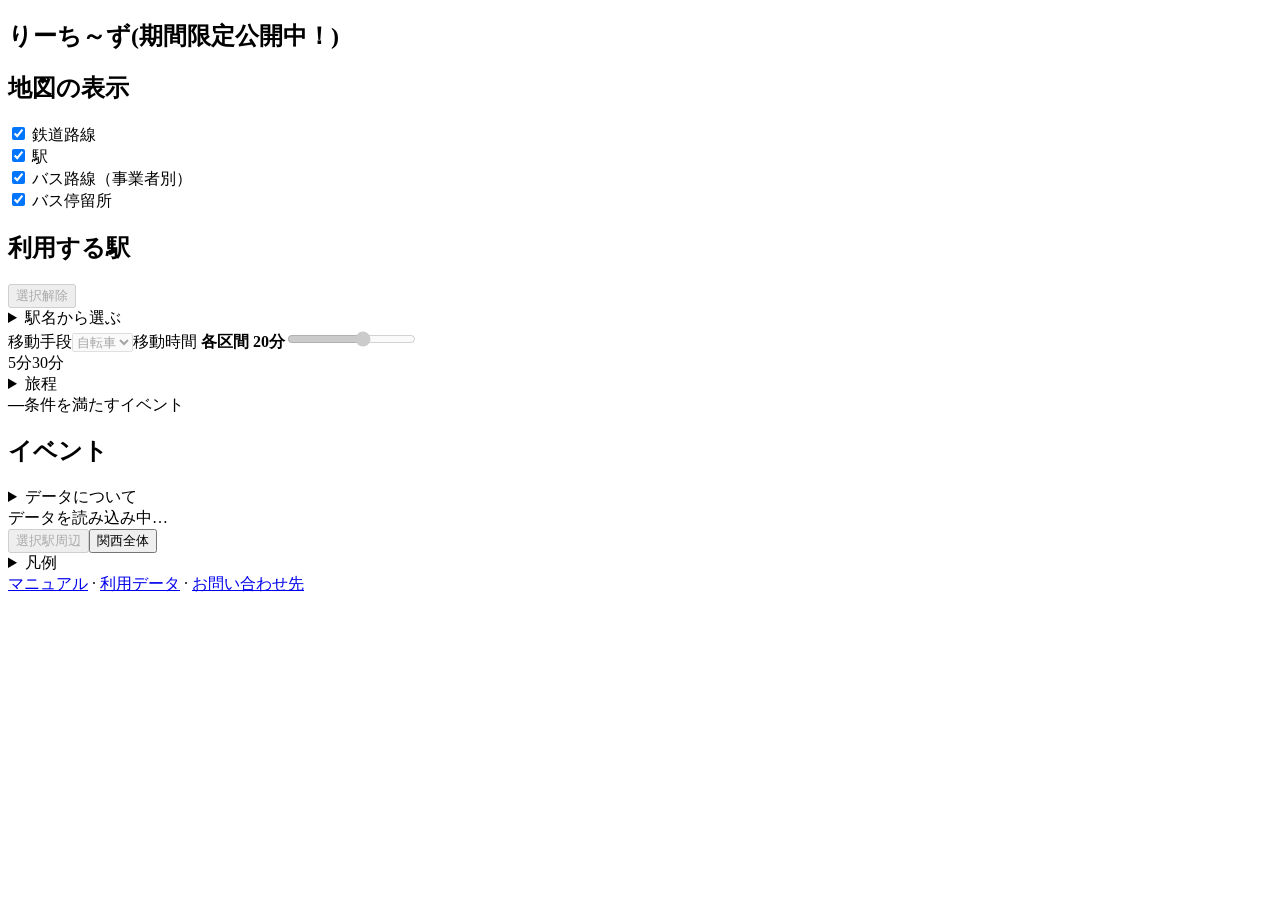
<file: index.html>
<!doctype html>
<html lang="ja"><head><meta charset="UTF-8"><meta name="viewport" content="width=device-width,initial-scale=1"><meta name="theme-color" content="#146b61"><meta name="description" content="関西の駅を複数選び、自転車でイベントを経由して別の駅へ。駅から広がる到達圏を比較するマップ。"><title>りーち～ず</title></head><body>
<main><aside><div class="sidebar-heading"><h1><span class="app-title">りーち～ず</span><span class="app-notice">(期間限定公開中！)</span></h1></div>
<section class="network-options" aria-label="地図の表示"><h2>地図の表示</h2>
<div class="network-group"><label><input id="show-rail" aria-label="鉄道路線" type="checkbox" checked> 鉄道路線</label><div id="rail-switches"></div></div>
<div class="network-group"><label><input id="show-stations" type="checkbox" checked> 駅</label></div>
<div class="network-group"><label><input id="show-bus" aria-label="バス路線" type="checkbox" checked> バス路線（事業者別）</label><div id="bus-switches"></div></div>
<div class="network-group"><label><input id="show-bus-stops" type="checkbox" checked> バス停留所</label></div>
</section><section class="controls" aria-label="到達圏の条件"><div class="section-title"><h2>利用する駅</h2><button id="clear" disabled>選択解除</button></div><div id="selected" aria-live="polite"></div><details><summary>駅名から選ぶ</summary><input id="station-search" type="search" aria-label="駅・バス停を検索" placeholder="駅・バス停名、会社名を検索"><p id="station-search-count" class="hint"></p><div id="station-list"></div></details>
<label for="travel-mode">移動手段</label><select id="travel-mode" disabled><option value="bike">自転車</option><option value="walk">徒歩</option></select><label for="budget">移動時間 <strong id="budget-label">各区間 20分</strong></label><input id="budget" type="range" min="5" max="30" step="5" value="20" disabled><div class="range-labels"><span>5分</span><span>30分</span></div>

</section>
<details id="journey-editor"><summary>旅程</summary>

<label for="journey-start">出発</label><select id="journey-start"></select>
<label for="journey-end">到着</label><select id="journey-end"></select>

<label for="journey-point">経由地点</label><select id="journey-point"></select>
<label for="journey-position">追加位置</label><select id="journey-position"></select>
<div class="journey-actions"><button id="journey-add">経由地点を追加</button><button id="journey-clear">旅程をクリア</button><button id="journey-fit" disabled>地図で見る</button></div>
<ol id="journey-stops"></ol><p id="journey-summary" role="status"></p>
</details>

<div class="stats" aria-live="polite"><div><strong id="count">—</strong><span>条件を満たすイベント</span></div></div>
<p id="selection-help" class="hint" aria-live="polite"></p><h2>イベント <span id="list-count"></span></h2><div id="events" aria-live="polite"></div><details class="data-details"><summary>データについて</summary><p id="coverage-summary" class="hint"></p><p class="sample">鉄道：国土数値情報2025年度。到達圏・移動時間は距離に基づく推定です。</p><p id="reach-method" class="hint">徒歩4.5km/h、自転車15km/hの距離換算です。道路・河川・坂は反映しません。実道路で計算した到達圏は通常、円にはなりません。</p><p id="bus-status" class="hint" role="status">高速バスは対象外。現在の運行・乗車時間は未確認。停留所からの徒歩・自転車圏は距離に基づく推定です。</p><p class="hint">徒歩・自転車とも上の時間上限で判定。新しく追加する区間は選択中の移動手段を使い、区間ごとに変更できます。移動時間は直線距離からの推定です。公共交通の時間・接続、イベントの開催時刻、滞在時間、貸出返却は未計算。地図の旅程線は接続イメージです。線上の番号は旅程の順番を表します。</p></details></aside>
<section class="map-panel" aria-label="関西の鉄道路線と駅からの自転車到達圏"><div id="map"></div><div class="map-top"><span id="scenario">データを読み込み中…</span><div><button id="fit-selection" disabled>選択駅周辺</button><button id="reset">関西全体</button></div></div><div id="status" role="status"></div>
<details class="legend" id="map-legend"><summary>凡例</summary><div class="legend-content"><strong>駅から広がる範囲</strong><span><i class="red-area area"></i><span id="area-label">選択駅から自転車で行ける範囲</span></span><div id="reach-scale" aria-label="自転車所要時間の色分け"></div><span class="scale-note">近い駅からの時間：濃い赤 → 淡い赤<br>各色は表示分数以内（5分刻み）</span><hr><strong>イベントの種類</strong><div id="event-symbols"></div><details><summary>ピンの色：到達可否</summary><span><i class="green"></i>自転車で到達可能</span><span><i class="blue"></i>徒歩で到達可能</span><span><i class="gray"></i>選択条件の範囲外</span></details><hr><details><summary>表示している鉄道路線</summary><div id="line-legend"></div></details></div></details>
<div id="route-detail" hidden aria-live="polite"></div></section></main>
<footer><nav aria-label="アプリの案内"><a href="./manual.html">マニュアル</a> · <a href="./data.html">利用データ</a> · <a href="https://github.com/crayoncrayon2003/reach-map" target="_blank" rel="noopener noreferrer">お問い合わせ先</a></nav></footer><script type="module" src="./src/main.js"></script></body></html>
</file>
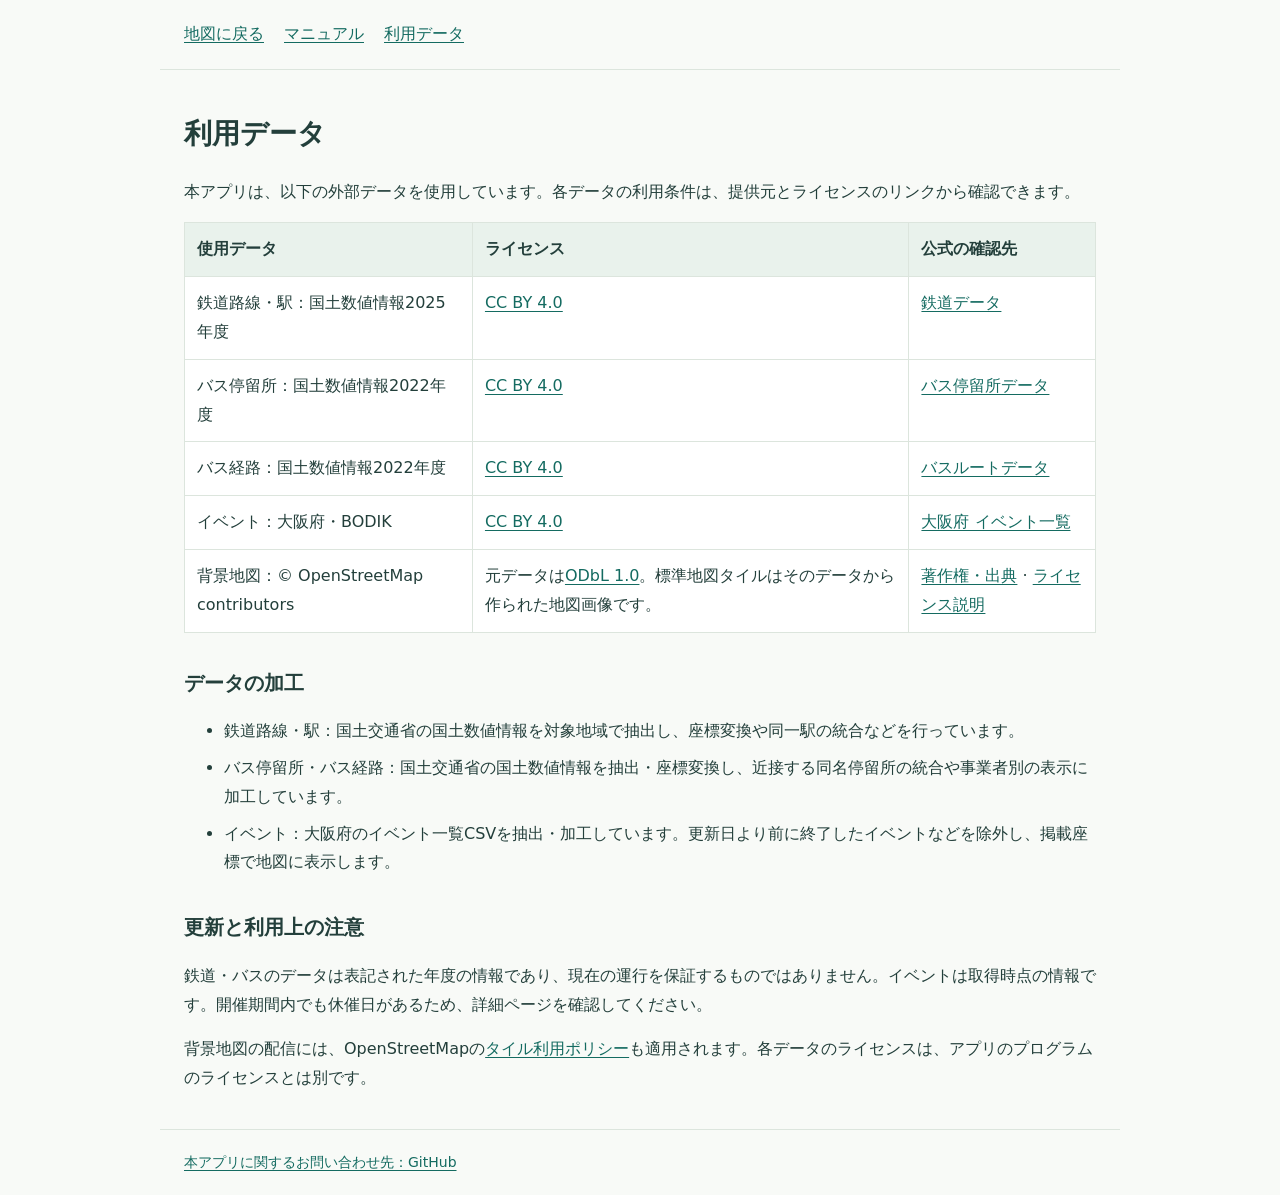
<file: public/data.html>
<!doctype html>
<html lang="ja"><head><meta charset="utf-8"><meta name="viewport" content="width=device-width,initial-scale=1"><title>利用データ | りーち～ず</title><link rel="stylesheet" href="./guide.css"></head><body><header><nav aria-label="ページ案内"><a href="./">地図に戻る</a><a href="./manual.html">マニュアル</a><a href="./data.html">利用データ</a></nav></header><main><h1>利用データ</h1><p>本アプリは、以下の外部データを使用しています。各データの利用条件は、提供元とライセンスのリンクから確認できます。</p>
<div class="table-wrap" role="region" aria-label="使用データとライセンス" tabindex="0"><table><thead><tr><th>使用データ</th><th>ライセンス</th><th>公式の確認先</th></tr></thead><tbody>
<tr><td>鉄道路線・駅：国土数値情報2025年度</td><td><a href="https://creativecommons.org/licenses/by/4.0/">CC BY 4.0</a></td><td><a href="https://nlftp.mlit.go.jp/ksj/gml/datalist/KsjTmplt-N02-2025.html">鉄道データ</a></td></tr>
<tr><td>バス停留所：国土数値情報2022年度</td><td><a href="https://creativecommons.org/licenses/by/4.0/">CC BY 4.0</a></td><td><a href="https://nlftp.mlit.go.jp/ksj/gml/datalist/KsjTmplt-P11-2022.html">バス停留所データ</a></td></tr>
<tr><td>バス経路：国土数値情報2022年度</td><td><a href="https://creativecommons.org/licenses/by/4.0/">CC BY 4.0</a></td><td><a href="https://nlftp.mlit.go.jp/ksj/gml/datalist/KsjTmplt-N07-2022.html">バスルートデータ</a></td></tr>
<tr><td>イベント：大阪府・BODIK</td><td><a href="https://creativecommons.org/licenses/by/4.0/">CC BY 4.0</a></td><td><a href="https://data.bodik.jp/ja/dataset/270008_event">大阪府 イベント一覧</a></td></tr>
<tr><td>背景地図：© OpenStreetMap contributors</td><td>元データは<a href="https://opendatacommons.org/licenses/odbl/1-0/">ODbL 1.0</a>。標準地図タイルはそのデータから作られた地図画像です。</td><td><a href="https://www.openstreetmap.org/copyright">著作権・出典</a> · <a href="https://osmfoundation.org/wiki/Licence/Licence_and_Legal_FAQ">ライセンス説明</a></td></tr>
</tbody></table></div>
<h2>データの加工</h2><ul><li>鉄道路線・駅：国土交通省の国土数値情報を対象地域で抽出し、座標変換や同一駅の統合などを行っています。</li><li>バス停留所・バス経路：国土交通省の国土数値情報を抽出・座標変換し、近接する同名停留所の統合や事業者別の表示に加工しています。</li><li>イベント：大阪府のイベント一覧CSVを抽出・加工しています。更新日より前に終了したイベントなどを除外し、掲載座標で地図に表示します。</li></ul>
<h2>更新と利用上の注意</h2><p>鉄道・バスのデータは表記された年度の情報であり、現在の運行を保証するものではありません。イベントは取得時点の情報です。開催期間内でも休催日があるため、詳細ページを確認してください。</p><p>背景地図の配信には、OpenStreetMapの<a href="https://operations.osmfoundation.org/policies/tiles/">タイル利用ポリシー</a>も適用されます。各データのライセンスは、アプリのプログラムのライセンスとは別です。</p></main><footer><a href="https://github.com/crayoncrayon2003/reach-map">本アプリに関するお問い合わせ先：GitHub</a></footer></body></html>
</file>
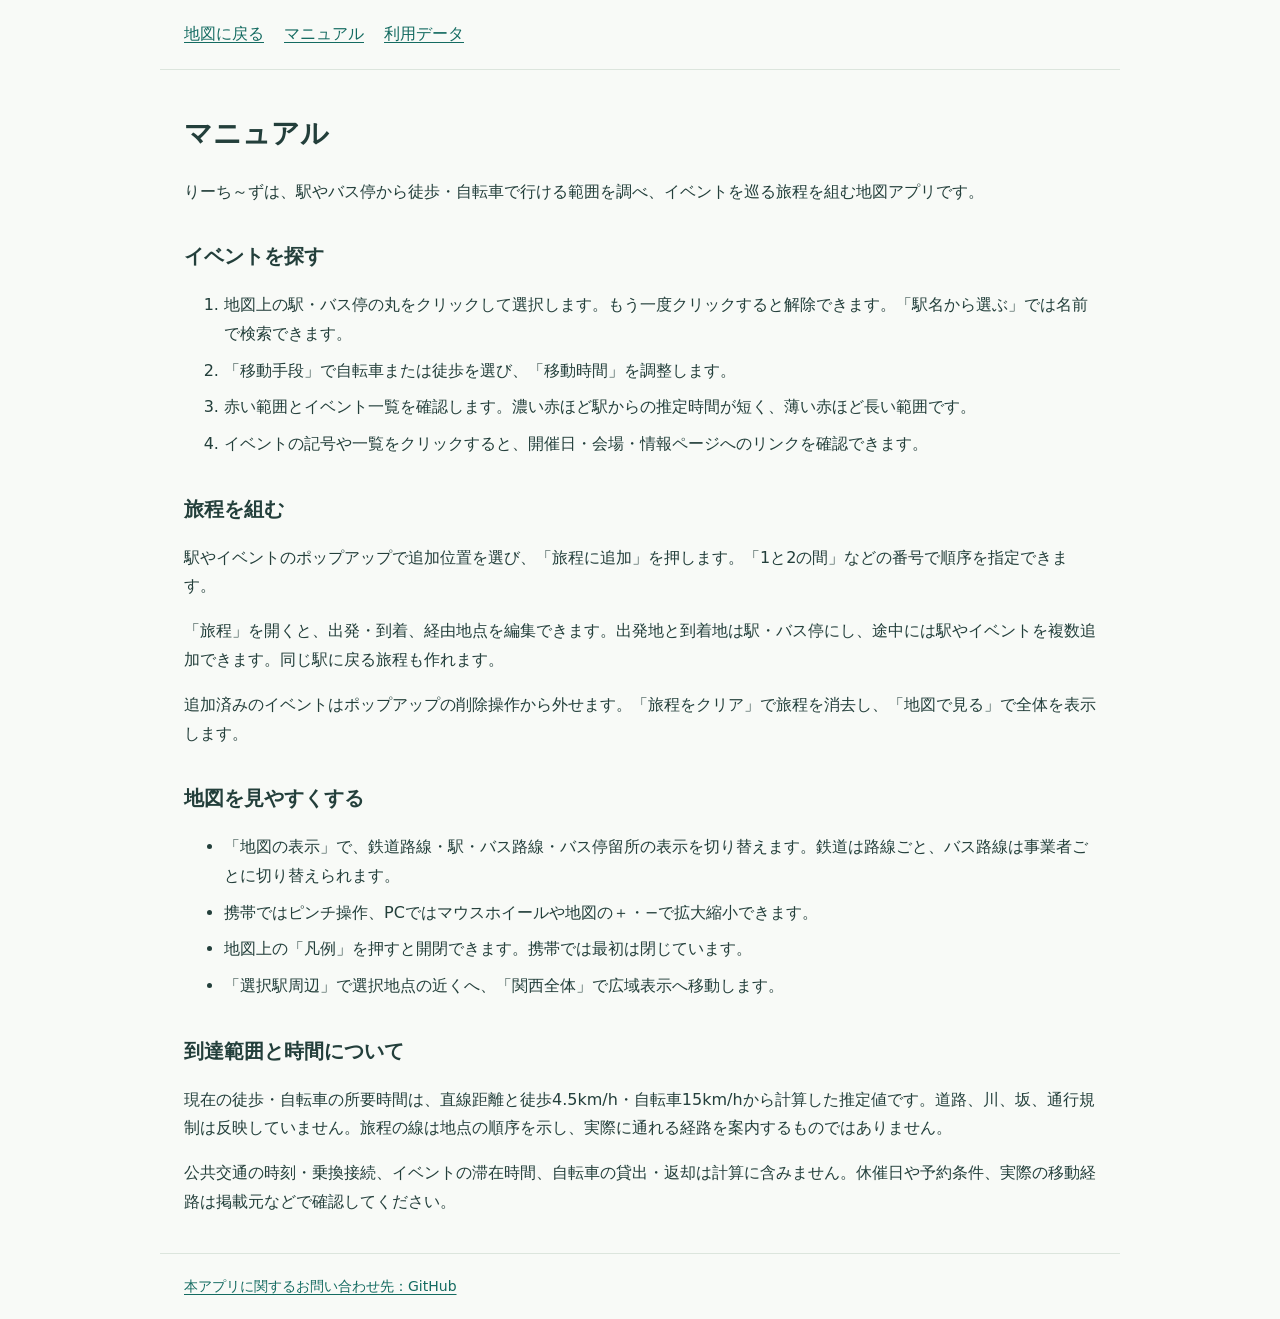
<file: public/manual.html>
<!doctype html>
<html lang="ja"><head><meta charset="utf-8"><meta name="viewport" content="width=device-width,initial-scale=1"><title>マニュアル | りーち～ず</title><link rel="stylesheet" href="./guide.css"></head><body><header><nav aria-label="ページ案内"><a href="./">地図に戻る</a><a href="./manual.html">マニュアル</a><a href="./data.html">利用データ</a></nav></header><main><h1>マニュアル</h1><p>りーち～ずは、駅やバス停から徒歩・自転車で行ける範囲を調べ、イベントを巡る旅程を組む地図アプリです。</p>
<h2>イベントを探す</h2><ol><li>地図上の駅・バス停の丸をクリックして選択します。もう一度クリックすると解除できます。「駅名から選ぶ」では名前で検索できます。</li><li>「移動手段」で自転車または徒歩を選び、「移動時間」を調整します。</li><li>赤い範囲とイベント一覧を確認します。濃い赤ほど駅からの推定時間が短く、薄い赤ほど長い範囲です。</li><li>イベントの記号や一覧をクリックすると、開催日・会場・情報ページへのリンクを確認できます。</li></ol>
<h2>旅程を組む</h2><p>駅やイベントのポップアップで追加位置を選び、「旅程に追加」を押します。「1と2の間」などの番号で順序を指定できます。</p><p>「旅程」を開くと、出発・到着、経由地点を編集できます。出発地と到着地は駅・バス停にし、途中には駅やイベントを複数追加できます。同じ駅に戻る旅程も作れます。</p><p>追加済みのイベントはポップアップの削除操作から外せます。「旅程をクリア」で旅程を消去し、「地図で見る」で全体を表示します。</p>
<h2>地図を見やすくする</h2><ul><li>「地図の表示」で、鉄道路線・駅・バス路線・バス停留所の表示を切り替えます。鉄道は路線ごと、バス路線は事業者ごとに切り替えられます。</li><li>携帯ではピンチ操作、PCではマウスホイールや地図の＋・−で拡大縮小できます。</li><li>地図上の「凡例」を押すと開閉できます。携帯では最初は閉じています。</li><li>「選択駅周辺」で選択地点の近くへ、「関西全体」で広域表示へ移動します。</li></ul>
<h2>到達範囲と時間について</h2><p>現在の徒歩・自転車の所要時間は、直線距離と徒歩4.5km/h・自転車15km/hから計算した推定値です。道路、川、坂、通行規制は反映していません。旅程の線は地点の順序を示し、実際に通れる経路を案内するものではありません。</p><p>公共交通の時刻・乗換接続、イベントの滞在時間、自転車の貸出・返却は計算に含みません。休催日や予約条件、実際の移動経路は掲載元などで確認してください。</p></main><footer><a href="https://github.com/crayoncrayon2003/reach-map">本アプリに関するお問い合わせ先：GitHub</a></footer></body></html>
</file>
<file: public/guide.css>
*{box-sizing:border-box}body{margin:0;background:#f8faf7;color:#233f3b;font:16px/1.8 system-ui,sans-serif}header,main,footer{max-width:960px;margin:auto;padding:20px 24px}header{border-bottom:1px solid #dce5dd}a{color:#146b61;text-underline-offset:3px}a:focus-visible{outline:3px solid #2d9984;outline-offset:4px}h1{font-size:28px}h2{font-size:20px;margin-top:32px}nav{display:flex;gap:20px;flex-wrap:wrap}.table-wrap{overflow-x:auto}table{border-collapse:collapse;width:100%;background:white}th,td{text-align:left;padding:12px;border:1px solid #dce5dd;vertical-align:top}th{background:#e9f2ec}footer{border-top:1px solid #dce5dd;font-size:14px}li{margin:8px 0}@media(max-width:600px){header,main,footer{padding:16px}h1{font-size:24px}table{min-width:600px}}
</file>
